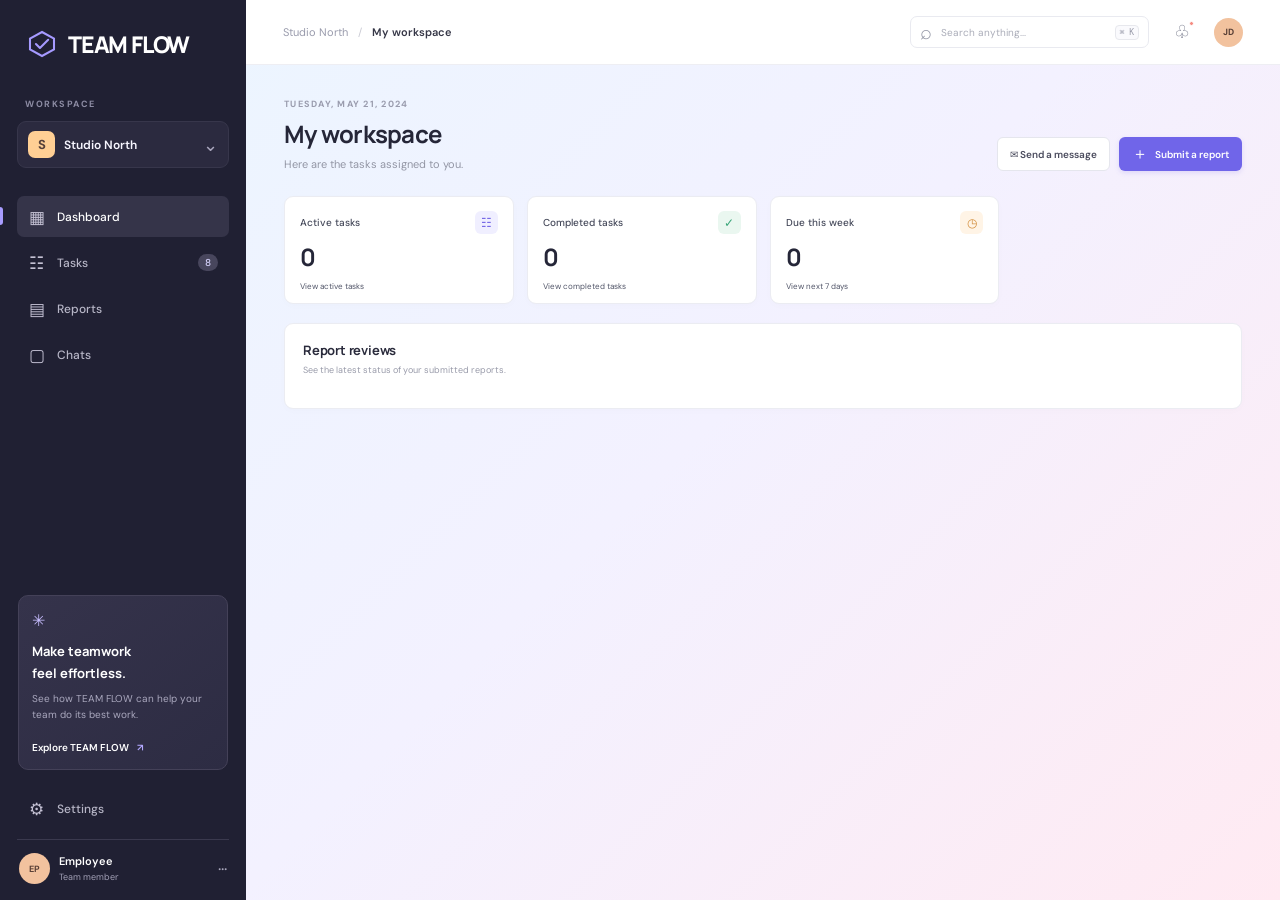
<file: index.html>
<!doctype html>
<html lang="en">
  <head>
    <meta charset="UTF-8" />
    <meta name="viewport" content="width=device-width, initial-scale=1.0" />
    <meta name="theme-color" content="#f7f8fc" />
    <title>TEAM FLOW — Team project workspace</title>
    <link rel="preconnect" href="https://fonts.googleapis.com" />
    <link rel="preconnect" href="https://fonts.gstatic.com" crossorigin />
    <link href="https://fonts.googleapis.com/css2?family=DM+Sans:wght@400;500;600;700&family=Manrope:wght@400;500;600;700;800&display=swap" rel="stylesheet" />
    <link rel="stylesheet" href="styles.css" />
    <link rel="stylesheet" href="messages.css" />
    <script type="module" src="app.js"></script>
  </head>
  <body class="employee-page">
    <div class="app-shell">
      <aside class="sidebar" id="sidebar">
        <a class="brand" href="#" aria-label="TEAM FLOW home">
          <span class="brand-mark" aria-hidden="true"><svg viewBox="0 0 28 28" fill="none"><path d="M14 3.5 24.5 9.3v9.4L14 24.5 3.5 18.7V9.3L14 3.5Z" stroke="currentColor" stroke-width="1.8"/><path d="m8.7 14 3.5 3.5 7.2-7.2" stroke="currentColor" stroke-width="1.8" stroke-linecap="round" stroke-linejoin="round"/></svg></span>
          <span>TEAM FLOW</span>
        </a>
        <div class="workspace-label">WORKSPACE</div>
        <button class="workspace-picker"><span class="workspace-icon">S</span><span class="workspace-name">Studio North</span><span class="chevron">⌄</span></button>
        <nav class="nav-menu" aria-label="Main navigation">
          <button class="nav-link active" data-view="dashboard"><span class="nav-icon">▦</span>Dashboard</button>
          <button class="nav-link" data-view="tasks"><span class="nav-icon">☷</span>Tasks<span class="nav-count" id="taskNavCount">8</span></button>
          <button class="nav-link" data-view="reports"><span class="nav-icon">▤</span>Reports</button>
          <button class="nav-link" data-view="messages"><span class="nav-icon">▢</span>Chats</button>
        </nav>
        <div class="sidebar-bottom">
          <div class="upgrade-card"><div class="upgrade-spark">✳</div><strong>Make teamwork<br />feel effortless.</strong><p>See how TEAM FLOW can help your team do its best work.</p><button id="exploreButton">Explore TEAM FLOW <span>↗</span></button></div>
          <button class="nav-link settings-link" id="settingsButton"><span class="nav-icon">⚙</span>Settings</button>
          <div class="account-control account-control-sidebar">
            <button class="profile-button" type="button" data-account-menu-toggle aria-expanded="false"><span class="avatar avatar-me">EP</span><span class="profile-copy"><strong>Employee</strong><small>Team member</small></span><span class="profile-more">···</span></button>
            <div class="account-dropdown" data-account-menu hidden>
              <strong data-account-name>Employee</strong><span class="account-role">Employee account</span>
              <div class="account-login"><span>Login ID</span><strong data-account-email></strong></div>
              <button type="button" class="account-logout" data-account-logout>Log out</button>
            </div>
          </div>
        </div>
      </aside>

      <main class="main-area">
        <header class="topbar">
          <button class="mobile-menu" id="mobileMenu" aria-label="Open menu">☰</button>
          <div class="breadcrumb"><span>Studio North</span><span class="breadcrumb-slash">/</span><strong id="breadcrumbCurrent">My workspace</strong></div>
          <div class="topbar-actions">
            <label class="search-box"><span aria-hidden="true">⌕</span><input id="searchInput" type="search" placeholder="Search anything..." aria-label="Search tasks and team" /><kbd>⌘ K</kbd></label>
            <button class="icon-button notification-button" id="notificationButton" aria-label="Notifications">♧<i></i></button>
            <div class="account-control account-control-top">
              <button class="avatar avatar-me top-avatar account-avatar-button" id="topAvatar" type="button" data-account-menu-toggle aria-label="Open account menu" aria-expanded="false">JD</button>
              <div class="account-dropdown" data-account-menu hidden>
                <strong data-account-name>Employee</strong><span class="account-role">Employee account</span>
                <div class="account-login"><span>Login ID</span><strong data-account-email></strong></div>
                <button type="button" class="account-logout" data-account-logout>Log out</button>
              </div>
            </div>
          </div>
        </header>

        <div class="page-content">
          <div id="employeeDashboardView">
          <section class="page-heading">
            <div><div class="eyebrow" id="todayDate">TUESDAY, MAY 21, 2024</div><h1 id="pageTitle">My workspace</h1><p class="heading-subtitle" id="pageSubtitle">Here are the tasks assigned to you.</p></div>
            <div class="heading-actions"><button class="button button-outline" id="messageButton">✉ Send a message</button><button class="button button-primary" id="reportButton"><span>＋</span> Submit a report</button></div>
          </section>

          <section class="stats-grid employee-stats-grid" aria-label="My task overview">
            <article class="stat-card interactive-stat-card" data-task-filter="active" role="button" tabindex="0" aria-label="Show active tasks"><div class="stat-top"><span>Active tasks</span><span class="stat-icon icon-violet">☷</span></div><div class="stat-value" id="activeTasks">0</div><div class="stat-foot"><span>View active tasks</span></div></article>
            <article class="stat-card interactive-stat-card" data-task-filter="completed" role="button" tabindex="0" aria-label="Show completed tasks"><div class="stat-top"><span>Completed tasks</span><span class="stat-icon icon-green">✓</span></div><div class="stat-value" id="completedTasks">0</div><div class="stat-foot"><span>View completed tasks</span></div></article>
            <article class="stat-card interactive-stat-card" data-task-filter="due-week" role="button" tabindex="0" aria-label="Show tasks due this week"><div class="stat-top"><span>Due this week</span><span class="stat-icon icon-amber">◷</span></div><div class="stat-value" id="dueTasks">0</div><div class="stat-foot"><span>View next 7 days</span></div></article>
          </section>
          <section class="panel employee-dashboard-reports"><div class="panel-heading"><div><h2>Report reviews</h2><p>See the latest status of your submitted reports.</p></div></div><div class="employee-report-list" id="employeeDashboardReportList"></div><div class="admin-message-empty hidden" id="employeeDashboardReportsEmpty">You haven't submitted a report yet.</div></section>
          </div>

          <div id="employeeTasksView" class="hidden">
          <section class="page-heading"><div><div class="eyebrow">YOUR WORK</div><h1>My tasks</h1><p class="heading-subtitle">Update the status of your assigned work and share progress.</p></div></section>
          <section class="primary-grid">
            <article class="panel tasks-panel">
              <div class="panel-heading"><div><div class="panel-title-line"><h2 id="taskPanelTitle">My assigned tasks</h2><span class="live-indicator"></span><span class="updated-text">Updated just now</span></div><p>Update the status of your assigned work and share progress.</p></div></div>
              <div class="task-filters"><button class="filter-button selected" data-filter="all">All tasks <span id="allTaskCount">0</span></button><button class="filter-button" data-filter="active">Active</button><button class="filter-button" data-filter="due-week">Due this week</button><button class="filter-button" data-filter="in progress">In progress</button><button class="filter-button" data-filter="to do">To do</button><button class="filter-button" data-filter="review">In review</button><button class="filter-button" data-filter="completed">Completed</button></div>
              <div class="task-table-wrap"><table class="task-table"><thead><tr><th>TASK</th><th>ASSIGNEE</th><th>PRIORITY</th><th>DUE DATE</th><th>STATUS</th><th></th></tr></thead><tbody id="taskRows"></tbody></table></div>
              <div class="empty-state hidden" id="emptyTasks">You don't have any assigned tasks yet. Your admin will assign work that matches your skills.</div>
              <div class="table-footer"><span id="taskCountLabel">Showing 6 of 24 tasks</span><div class="pagination"><button aria-label="Previous page" disabled>‹</button><button class="current-page">1</button><button>2</button><button>3</button><button aria-label="Next page">›</button></div></div>
            </article>

            <div class="right-column">
              <article class="panel workload-panel">
                <div class="panel-heading compact-heading"><div><h2>Team workload</h2><p>Average reported task completion</p></div>                <button class="more-button workload-more-button" id="workloadMoreButton" type="button" aria-expanded="false">See all members</button></div>
                <div class="workload-list" id="workloadList"></div>
              </article>
              <article class="panel activity-panel">
                <div class="panel-heading compact-heading"><div><h2>Recent activity</h2><p>Latest updates from your team</p></div><button class="more-button activity-more-button" id="activityMoreButton" type="button" aria-expanded="false">See all</button></div>
                <div class="activity-list" id="activityList"></div>
                <button class="text-button activity-link" data-view="reports">See all activity <span>→</span></button>
              </article>
            </div>
          </section>
          </div>
          <section class="messages-view hidden" id="employeeMessagesView">
            <section class="page-heading"><div><div class="eyebrow">TEAM COMMUNICATION</div><h1>Chats</h1><p class="heading-subtitle">Start a private conversation with a teammate or administrator.</p></div></section>
            <section class="panel admin-messages-panel">
              <div class="chat-layout">
                <aside class="chat-sidebar">
                  <div class="chat-start"><label class="field-label" for="employeeChatPartner">Start a chat</label><div class="chat-start-controls"><select id="employeeChatPartner" required></select><button class="button button-primary" id="employeeStartChat" type="button">Open</button></div></div>
                  <div class="chat-conversation-list" id="employeeConversationList"></div>
                </aside>
                <section class="chat-thread">
                  <div class="chat-thread-heading"><h2 id="employeeChatTitle">Select a conversation</h2><span id="employeeChatStatus"></span></div>
                  <div class="chat-thread-messages" id="employeeChatMessages"><div class="admin-message-empty">Choose a teammate to open a chat.</div></div>
                  <form class="chat-reply-form" id="employeeChatForm"><textarea id="employeeChatInput" rows="2" maxlength="2000" required disabled placeholder="Select a conversation to reply..."></textarea><button class="button button-primary" type="submit" disabled>Send</button></form>
                </section>
              </div>
            </section>
          </section>
          <section class="messages-view hidden" id="employeeReportsView">
            <section class="page-heading"><div><div class="eyebrow">REPORT HISTORY</div><h1>My reports</h1><p class="heading-subtitle">Follow each report through review.</p></div><button class="button button-primary" id="employeeNewReportButton">＋ Submit a report</button></section>
            <section class="panel employee-dashboard-reports"><div class="employee-report-list" id="employeeReportsList"></div><div class="admin-message-empty hidden" id="employeeReportsEmpty">You haven't submitted a report yet.</div></section>
          </section>
        </div>
      </main>
    </div>

    <div class="toast" id="toast" role="status" aria-live="polite"></div>
    <dialog class="modal" id="reportModal">
      <form class="modal-content" id="reportForm">
        <div class="modal-heading"><div><span class="modal-kicker">TEAM UPDATE</span><h2>Share a progress report</h2><p>Let your team know what you've been working on.</p></div><button type="button" class="modal-close" data-close aria-label="Close">×</button></div>
        <label class="field-label" for="reportTask">Related task <span class="optional-label">Optional</span></label><select id="reportTask"><option value="">General team update</option></select>
        <div class="report-completion-group hidden" id="reportCompletionGroup">
          <label class="field-label" for="reportCompletion">Task completion <output id="reportCompletionValue" for="reportCompletion">0%</output></label>
          <input id="reportCompletion" type="range" min="0" max="100" step="1" value="0" aria-describedby="reportCompletionHelp" />
          <small id="reportCompletionHelp">Your report will keep the task In progress below 100%, and mark it Completed at 100%.</small>
        </div>
        <label class="field-label" for="reportText">Your update</label><textarea id="reportText" rows="5" maxlength="5000" required placeholder="What did you accomplish? Any blockers or next steps?"></textarea>
        <label class="field-label" for="reportAttachment">Attach a file <span class="optional-label">Optional · Maximum 3 MB</span></label><input id="reportAttachment" type="file" accept=".pdf,.jpg,.jpeg,.png,.webp,.txt,.csv,.doc,.docx,.xls,.xlsx,application/pdf,image/jpeg,image/png,image/webp,text/plain,text/csv,application/msword,application/vnd.openxmlformats-officedocument.wordprocessingml.document,application/vnd.ms-excel,application/vnd.openxmlformats-officedocument.spreadsheetml.sheet" /><p class="report-upload-status" id="reportUploadStatus" role="status" aria-live="polite"></p>
        <div class="modal-actions"><button type="button" class="button button-outline" data-close>Cancel</button><button type="submit" class="button button-primary">Post report <span>→</span></button></div>
      </form>
    </dialog>
  </body>
</html>
</file>
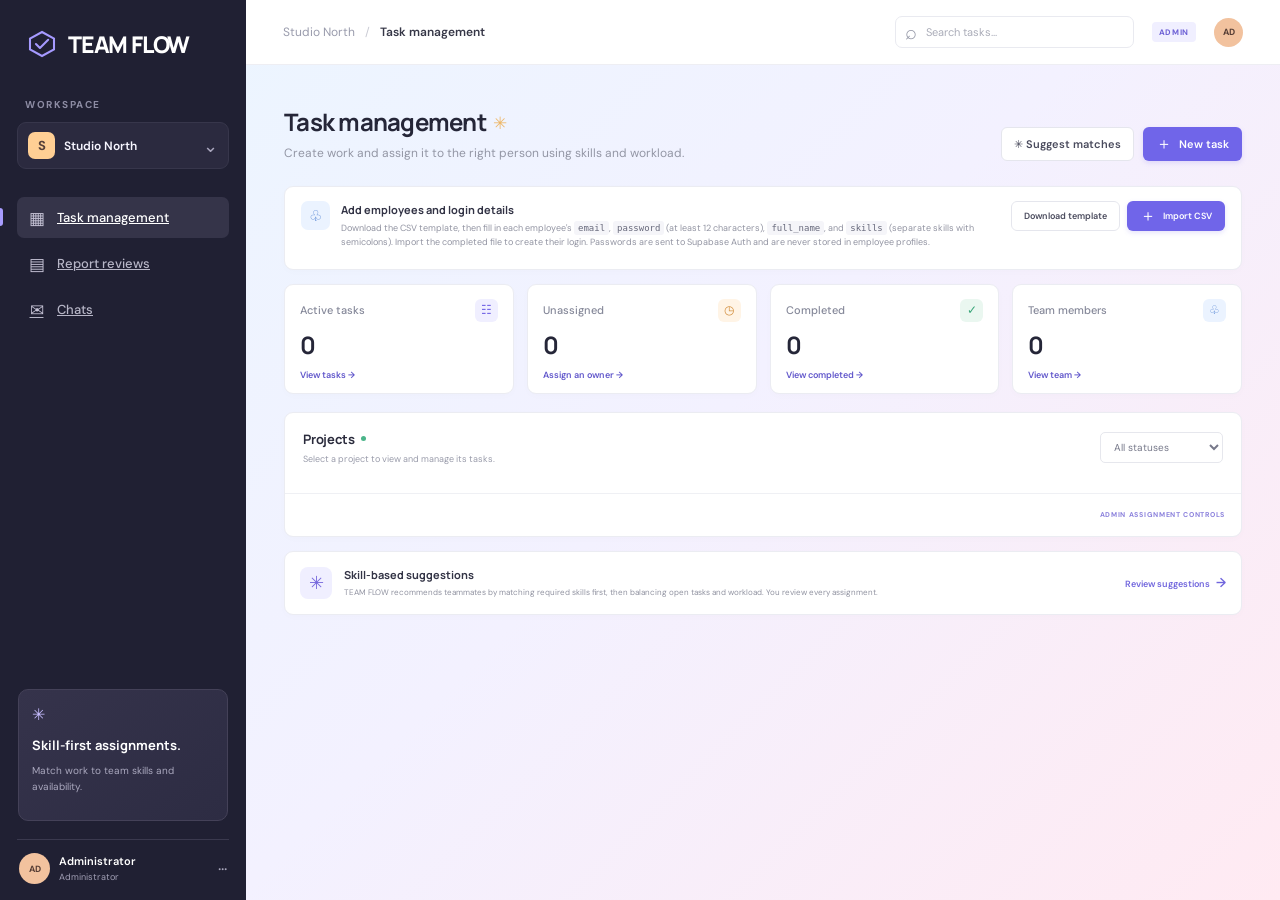
<file: admin.html>
<!doctype html>
<html lang="en">
  <head>
    <meta charset="UTF-8" />
    <meta name="viewport" content="width=device-width, initial-scale=1.0" />
    <meta name="theme-color" content="#f7f8fc" />
    <title>Admin workspace — TEAM FLOW</title>
    <link rel="preconnect" href="https://fonts.googleapis.com" />
    <link rel="preconnect" href="https://fonts.gstatic.com" crossorigin />
    <link href="https://fonts.googleapis.com/css2?family=DM+Sans:wght@400;500;600;700&family=Manrope:wght@400;500;600;700;800&display=swap" rel="stylesheet" />
    <link rel="stylesheet" href="styles.css" />
    <link rel="stylesheet" href="login.css" />
    <link rel="stylesheet" href="messages.css" />
    <link rel="stylesheet" href="accounts.css" />
    <script type="module" src="admin.js"></script>
  </head>
  <body class="admin-page">
    <aside class="sidebar admin-sidebar">
      <a class="brand" href="admin.html" aria-label="TEAM FLOW admin home"><span class="brand-mark" aria-hidden="true"><svg viewBox="0 0 28 28" fill="none"><path d="M14 3.5 24.5 9.3v9.4L14 24.5 3.5 18.7V9.3L14 3.5Z" stroke="currentColor" stroke-width="1.8"/><path d="m8.7 14 3.5 3.5 7.2-7.2" stroke="currentColor" stroke-width="1.8" stroke-linecap="round" stroke-linejoin="round"/></svg></span><span>TEAM FLOW</span></a>
      <div class="workspace-label">WORKSPACE</div>
      <div class="workspace-picker"><span class="workspace-icon">S</span><span class="workspace-name">Studio North</span><span class="chevron">⌄</span></div>
      <nav class="nav-menu" aria-label="Admin navigation"><a class="nav-link active" data-admin-view="tasks" href="#tasks"><span class="nav-icon">▦</span>Task management</a><a class="nav-link" data-admin-view="reports" href="#reports"><span class="nav-icon">▤</span>Report reviews<span class="nav-count hidden" id="pendingReportCount">0</span></a><a class="nav-link" data-admin-view="messages" href="#messages"><span class="nav-icon">✉</span>Chats</a></nav>
      <div class="sidebar-bottom"><div class="upgrade-card"><div class="upgrade-spark">✳</div><strong>Skill-first assignments.</strong><p>Match work to team skills and availability.</p></div><div class="account-control account-control-sidebar"><button class="profile-button" type="button" data-account-menu-toggle aria-expanded="false"><span class="avatar avatar-me" id="adminInitials">AD</span><span class="profile-copy"><strong id="adminName">Administrator</strong><small>Administrator</small></span><span class="profile-more">···</span></button><div class="account-dropdown" data-account-menu hidden><strong data-account-name>Administrator</strong><span class="account-role">Administrator account</span><div class="account-login"><span>Login ID</span><strong data-account-email></strong></div><button type="button" class="account-logout" data-account-logout>Log out</button></div></div></div>
    </aside>
    <main class="main-area">
      <header class="topbar"><div class="breadcrumb"><span>Studio North</span><span class="breadcrumb-slash">/</span><strong id="adminBreadcrumb">Task management</strong></div><div class="topbar-actions"><label class="search-box"><span aria-hidden="true">⌕</span><input id="adminSearch" type="search" placeholder="Search tasks..." aria-label="Search tasks and messages" /></label><span class="admin-badge">ADMIN</span><div class="account-control account-control-top"><button class="avatar avatar-me top-avatar account-avatar-button" id="adminTopAvatar" type="button" data-account-menu-toggle aria-label="Open account menu" aria-expanded="false">AD</button><div class="account-dropdown" data-account-menu hidden><strong data-account-name>Administrator</strong><span class="account-role">Administrator account</span><div class="account-login"><span>Login ID</span><strong data-account-email></strong></div><button type="button" class="account-logout" data-account-logout>Log out</button></div></div></div></header>
      <div class="page-content">
        <div id="taskManagementView">
        <section class="page-heading"><div><div class="eyebrow" id="adminDate"></div><h1>Task management <span class="wave">✳</span></h1><p class="heading-subtitle">Create work and assign it to the right person using skills and workload.</p></div><div class="heading-actions"><button class="button button-outline" id="smartAssignButton">✳ Suggest matches</button><button class="button button-primary" id="newTaskButton"><span>＋</span> New task</button></div></section>
        <section class="panel employee-import-panel">
          <div class="employee-import-icon">♧</div>
          <div class="employee-import-copy"><h2>Add employees and login details</h2><p>Download the CSV template, then fill in each employee's <code>email</code>, <code>password</code> (at least 12 characters), <code>full_name</code>, and <code>skills</code> (separate skills with semicolons). Import the completed file to create their login. Passwords are sent to Supabase Auth and are never stored in employee profiles.</p><div class="import-status" id="importStatus" role="status" aria-live="polite"></div></div>
          <div class="employee-import-actions"><button class="button button-outline" id="downloadCsvTemplate">Download template</button><label class="button button-primary import-file-button" for="employeeCsv"><span>＋</span> Import CSV</label><input id="employeeCsv" type="file" accept=".csv,text/csv" /></div>
        </section>
        <section class="panel import-results hidden" id="importResults" aria-live="polite"><h2>Import results</h2><div id="importResultsList"></div></section>
        <section class="stats-grid admin-stats" aria-label="Task overview">
          <article class="stat-card admin-stat-card" data-admin-card="active" role="button" tabindex="0" aria-label="View active tasks"><div class="stat-top"><span>Active tasks</span><span class="stat-icon icon-violet">☷</span></div><div class="stat-value" id="activeCount">0</div><div class="stat-foot"><span>View tasks →</span></div></article>
          <article class="stat-card admin-stat-card" data-admin-card="unassigned" role="button" tabindex="0" aria-label="View unassigned tasks"><div class="stat-top"><span>Unassigned</span><span class="stat-icon icon-amber">◷</span></div><div class="stat-value" id="unassignedCount">0</div><div class="stat-foot"><span>Assign an owner →</span></div></article>
          <article class="stat-card admin-stat-card" data-admin-card="completed" role="button" tabindex="0" aria-label="View completed tasks"><div class="stat-top"><span>Completed</span><span class="stat-icon icon-green">✓</span></div><div class="stat-value" id="completedCount">0</div><div class="stat-foot"><span>View completed →</span></div></article>
          <article class="stat-card admin-stat-card" data-admin-card="team" role="button" tabindex="0" aria-label="View team members"><div class="stat-top"><span>Team members</span><span class="stat-icon icon-blue">♧</span></div><div class="stat-value" id="teamCount">0</div><div class="stat-foot"><span>View team →</span></div></article>
        </section>
        <section class="panel admin-task-panel" id="adminTaskPanel">
          <div class="panel-heading"><div><div class="panel-title-line"><h2>Projects</h2><span class="live-indicator"></span></div><p>Select a project to view and manage its tasks.</p></div><select id="adminStatusFilter" class="admin-filter" aria-label="Filter tasks by status"><option value="all">All statuses</option><option value="active">Active tasks</option><option value="unassigned">Unassigned tasks</option><option value="To do">To do</option><option value="In progress">In progress</option><option value="In review">In review</option><option value="Completed">Completed</option></select></div>
          <div class="admin-project-list" id="adminTaskRows"></div>
          <div class="empty-state hidden" id="adminEmpty">No tasks match your search.</div>
          <div class="table-footer"><span id="adminTaskSummary"></span><span class="admin-access-label">ADMIN ASSIGNMENT CONTROLS</span></div>
        </section>
        <section class="panel admin-match-panel"><div class="admin-match-icon">✳</div><div><h2>Skill-based suggestions</h2><p>TEAM FLOW recommends teammates by matching required skills first, then balancing open tasks and workload. You review every assignment.</p></div><button class="text-button" id="smartAssignFooter">Review suggestions <span>→</span></button></section>
        </div>
        <section class="messages-view hidden" id="reportsView">
          <section class="page-heading"><div><div class="eyebrow">EMPLOYEE UPDATES</div><h1>Report reviews</h1><p class="heading-subtitle">Review submitted progress reports and any attached files.</p></div><label class="report-filter-label">Show <select id="adminReportFilter" class="admin-filter"><option value="pending">Pending review</option><option value="all">All reports</option><option value="approved">Approved</option><option value="rejected">Rejected</option></select></label></section>
          <section class="panel admin-report-panel"><div class="admin-report-list" id="adminReportList"></div><div class="admin-message-empty hidden" id="adminReportsEmpty">No reports match this filter.</div></section>
        </section>
        <section class="messages-view hidden" id="messagesView">
          <section class="page-heading"><div><div class="eyebrow">TEAM COMMUNICATION</div><h1>Chats</h1><p class="heading-subtitle">Private one-to-one conversations with workspace members.</p></div></section>
          <section class="panel admin-messages-panel">
            <div class="chat-layout">
              <aside class="chat-sidebar">
                <div class="chat-start"><label class="field-label" for="adminChatPartner">Start a chat</label><div class="chat-start-controls"><select id="adminChatPartner" required></select><button class="button button-primary" id="adminStartChat" type="button">Open</button></div></div>
                <div class="chat-conversation-list" id="adminConversationList"></div>
              </aside>
              <section class="chat-thread">
                <div class="chat-thread-heading"><h2 id="adminChatTitle">Select a conversation</h2><span id="adminChatStatus"></span></div>
                <div class="chat-thread-messages" id="adminChatMessages"><div class="admin-message-empty">Choose a workspace member to open a chat.</div></div>
                <form class="chat-reply-form" id="adminChatForm"><textarea id="adminChatInput" rows="2" maxlength="2000" required disabled placeholder="Select a conversation to reply..."></textarea><button class="button button-primary" type="submit" disabled>Send</button></form>
              </section>
            </div>
          </section>
        </section>
      </div>
    </main>
    <div class="toast" id="adminToast" role="status" aria-live="polite"></div>
    <dialog class="modal" id="adminTaskModal"><form class="modal-content" id="adminTaskForm"><div class="modal-heading"><div><span class="modal-kicker">ADMIN TASK MANAGEMENT</span><h2>Create and assign a task</h2><p>Choose the skill, then assign a suitable teammate.</p></div><button type="button" class="modal-close" data-close aria-label="Close">×</button></div>
      <label class="field-label" for="adminTaskTitle">Task name</label><input id="adminTaskTitle" required maxlength="80" placeholder="e.g. Design account settings" />
      <label class="field-label" for="adminTaskProject">Project</label><input id="adminTaskProject" required maxlength="60" list="adminProjectOptions" value="Studio North" /><datalist id="adminProjectOptions"></datalist>
      <label class="field-label" for="adminProjectDescription">Project description</label><textarea id="adminProjectDescription" maxlength="1000" rows="3" placeholder="Describe the project's goal and context."></textarea>
      <label class="field-label" for="adminTaskSkill">Key skill needed</label><select id="adminTaskSkill"><option>Product design</option><option>Frontend development</option><option>Backend development</option><option>Content writing</option><option>Data analysis</option><option>Research</option><option>Project management</option></select>
      <div class="form-row"><div><label class="field-label" for="adminTaskPriority">Priority</label><select id="adminTaskPriority"><option>Medium</option><option>High</option><option>Low</option></select></div><div><label class="field-label" for="adminTaskDue">Due date</label><input id="adminTaskDue" type="date" /></div></div>
      <label class="field-label" for="adminTaskAssignee">Assign to</label><select id="adminTaskAssignee"></select>
      <div class="modal-actions"><button type="button" class="button button-outline" data-close>Cancel</button><button type="submit" class="button button-primary">Create task <span>→</span></button></div>
    </form></dialog>
    <dialog class="modal" id="adminMatchModal"><div class="modal-content"><div class="modal-heading"><div><span class="modal-kicker">TEAM FLOW INTELLIGENCE</span><h2>Suggested task owners</h2><p>Recommendations balance skill fit and current workload.</p></div><button type="button" class="modal-close" data-close aria-label="Close">×</button></div><div class="suggestion-list" id="adminSuggestionList"></div><div class="modal-actions"><button type="button" class="button button-outline" data-close>Cancel</button><button type="button" class="button button-primary" id="applyAdminMatches">Assign selected <span>→</span></button></div></div></dialog>
    <dialog class="modal" id="teamMembersModal"><div class="modal-content"><div class="modal-heading"><div><span class="modal-kicker">WORKSPACE DIRECTORY</span><h2>Team members</h2><p>Workspace accounts available for task assignments and chats.</p></div><button type="button" class="modal-close" data-close aria-label="Close">×</button></div><div class="team-member-directory" id="teamMemberDirectory"></div><div class="modal-actions"><button type="button" class="button button-primary" data-close>Done</button></div></div></dialog>
  </body>
</html>
</file>
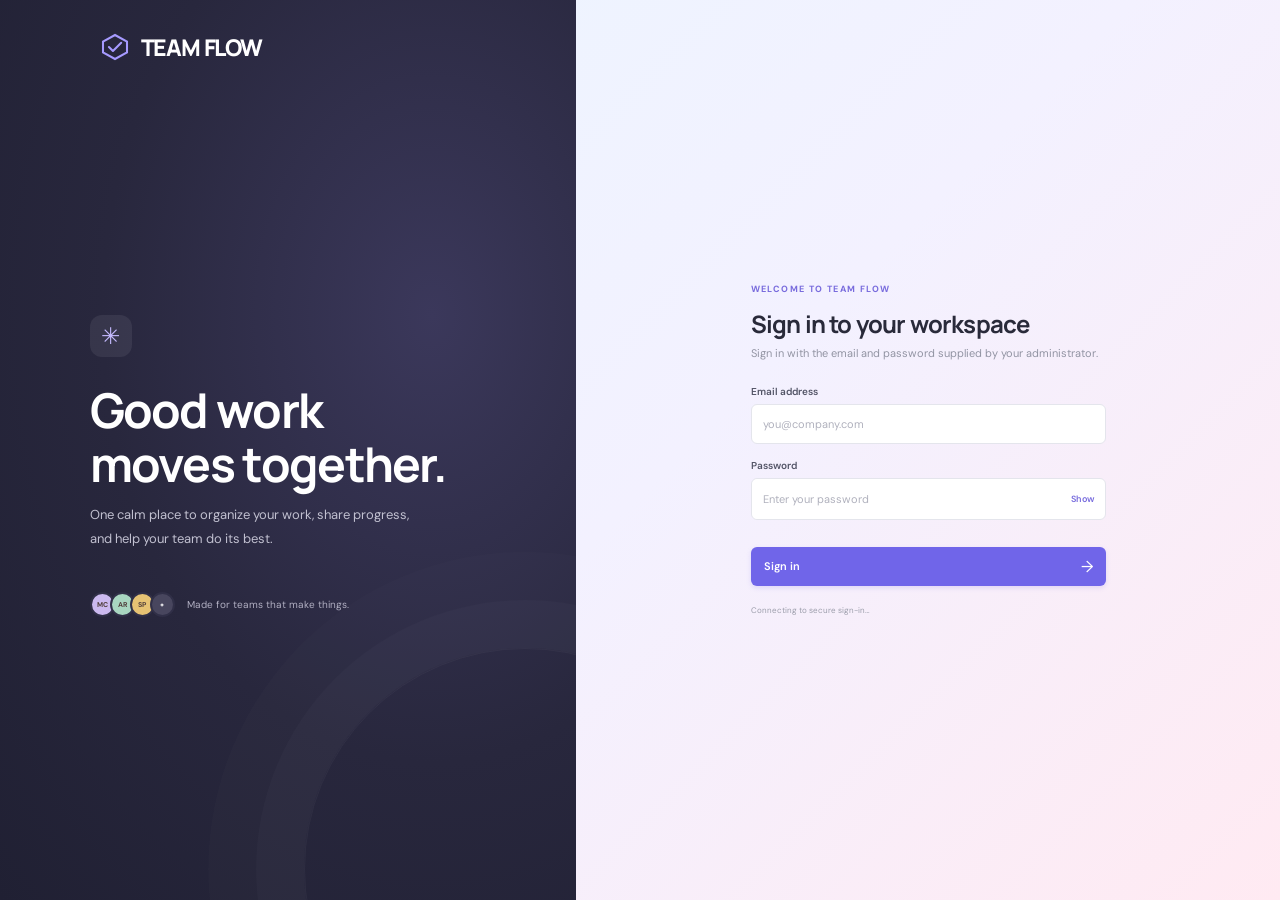
<file: login.html>
<!doctype html>
<html lang="en">
  <head>
    <meta charset="UTF-8" />
    <meta name="viewport" content="width=device-width, initial-scale=1.0" />
    <meta name="theme-color" content="#f7f8fc" />
    <title>Sign in — TEAM FLOW</title>
    <link rel="preconnect" href="https://fonts.googleapis.com" />
    <link rel="preconnect" href="https://fonts.gstatic.com" crossorigin />
    <link href="https://fonts.googleapis.com/css2?family=DM+Sans:wght@400;500;600;700&family=Manrope:wght@400;500;600;700;800&display=swap" rel="stylesheet" />
    <link rel="stylesheet" href="styles.css" />
    <link rel="stylesheet" href="login.css" />
    <script type="module" src="login.js"></script>
  </head>
  <body class="login-page">
    <main class="login-layout">
      <section class="login-brand-panel">
        <a class="brand login-brand" href="login.html" aria-label="TEAM FLOW home">
          <span class="brand-mark" aria-hidden="true"><svg viewBox="0 0 28 28" fill="none"><path d="M14 3.5 24.5 9.3v9.4L14 24.5 3.5 18.7V9.3L14 3.5Z" stroke="currentColor" stroke-width="1.8"/><path d="m8.7 14 3.5 3.5 7.2-7.2" stroke="currentColor" stroke-width="1.8" stroke-linecap="round" stroke-linejoin="round"/></svg></span><span>TEAM FLOW</span>
        </a>
        <div class="login-promo">
          <span class="login-promo-mark">✳</span>
          <h1>Good work<br />moves together.</h1>
          <p>One calm place to organize your work, share progress, and help your team do its best.</p>
          <div class="login-promo-foot"><span class="promo-avatars"><i>MC</i><i>AR</i><i>SP</i><i>+</i></span><span>Made for teams that make things.</span></div>
        </div>
      </section>
      <section class="login-form-panel">
        <div class="login-form-wrap">
          <span class="login-eyebrow">WELCOME TO TEAM FLOW</span>
          <h2>Sign in to your workspace</h2>
          <p class="login-intro">Sign in with the email and password supplied by your administrator.</p>
          <form id="loginForm" novalidate>
            <label class="field-label" for="loginEmail">Email address</label>
            <input id="loginEmail" name="email" type="email" autocomplete="username" placeholder="you@company.com" required />
            <label class="field-label" for="loginPassword">Password</label>
            <div class="password-field"><input id="loginPassword" name="password" type="password" autocomplete="current-password" placeholder="Enter your password" required /><button type="button" id="togglePassword" aria-label="Show password">Show</button></div>
            <p class="login-error" id="loginError" role="alert" aria-live="polite"></p>
            <button class="button button-primary login-submit" type="submit">Sign in <span>→</span></button>
          </form>
          <p class="login-security-note" id="connectionStatus">Connecting to secure sign-in…</p>
        </div>
      </section>
    </main>
  </body>
</html>
</file>
<file: styles.css>
:root{font-family:"DM Sans",sans-serif;color:#202233;background:#f7f8fc;font-synthesis:none;text-rendering:optimizeLegibility;-webkit-font-smoothing:antialiased;--ink:#202233;--muted:#85899a;--line:#ececf2;--purple:#6e62e9;--purple-light:#f0efff;--green:#36a77c;--sidebar:#202033}
:root{background:linear-gradient(135deg,#eaf6ff 0%,#f3f1ff 52%,#ffeaf2 100%) fixed}
*{box-sizing:border-box}body{margin:0;min-width:360px;min-height:100vh}button,input,select,textarea{font:inherit}button{cursor:pointer}.app-shell{min-height:100vh}.sidebar{width:246px;background:var(--sidebar);color:#fff;position:fixed;inset:0 auto 0 0;z-index:5;padding:28px 17px 14px;display:flex;flex-direction:column}.brand{font:800 23px Manrope,sans-serif;letter-spacing:-1.2px;color:white;text-decoration:none;display:flex;gap:10px;align-items:center;padding:0 9px}.brand-mark{height:32px;width:32px;color:#a69aff}.brand-mark svg{width:100%;height:100%}.brand-period{color:#a69aff}.workspace-label{font-size:9px;font-weight:700;letter-spacing:1.5px;color:#8d8ca4;margin:38px 8px 11px}.workspace-picker{display:flex;align-items:center;width:100%;background:#2b2a3f;color:#f7f6ff;border:1px solid #37364b;border-radius:9px;padding:9px 10px;text-align:left}.workspace-icon{width:27px;height:27px;border-radius:7px;background:#ffcf94;color:#554039;display:grid;place-items:center;font-weight:700;font-size:13px}.workspace-name{font-size:12px;font-weight:600;margin-left:9px;flex:1}.chevron{color:#aaa7be;font-size:18px}.nav-menu{display:grid;gap:5px;margin-top:28px}.nav-link{height:41px;border:0;background:transparent;color:#b7b6c7;border-radius:7px;text-align:left;display:flex;align-items:center;gap:12px;padding:0 11px;font-size:12px;font-weight:500;position:relative}.nav-link:hover,.nav-link.active{background:#353449;color:#fff}.nav-link.active:before{content:"";position:absolute;width:3px;height:18px;left:-17px;top:11px;border-radius:0 3px 3px 0;background:#a89cff}.nav-icon{font-size:17px;width:17px;text-align:center;color:#c4c1d4}.nav-count{margin-left:auto;background:#48465d;color:#d9d5ff;border-radius:12px;font-size:10px;padding:2px 7px}.nav-dot{width:6px;height:6px;background:#ff8b80;border-radius:50%;margin-left:auto}.sidebar-bottom{margin-top:auto}.upgrade-card{background:linear-gradient(142deg,#35334b,#2d2c43);border:1px solid #444158;border-radius:10px;padding:14px 13px 13px;margin:0 1px 18px;position:relative}.upgrade-spark{font-size:16px;color:#c7bdff;margin-bottom:9px}.upgrade-card strong{font:700 13px/1.5 Manrope,sans-serif}.upgrade-card p{font-size:10px;line-height:1.6;color:#aaa8be;margin:8px 0 12px}.upgrade-card button{color:white;background:none;border:0;padding:0;font-size:10px;font-weight:600}.upgrade-card button span{padding-left:6px;color:#b3a8ff}.settings-link{width:100%;margin-bottom:10px}.profile-button{display:flex;align-items:center;width:100%;padding:13px 2px 2px;border:0;border-top:1px solid #3a394e;background:transparent;color:#fff;text-align:left}.avatar{width:31px;height:31px;border-radius:50%;display:inline-grid;place-items:center;font-size:9px;font-weight:700;flex:0 0 auto}.avatar-me{color:#573e35;background:#f2c29e}.profile-copy{display:grid;gap:3px;margin-left:9px;flex:1}.profile-copy strong{font-size:11px;font-weight:600}.profile-copy small{font-size:9px;color:#a19fb5}.profile-more{font-size:17px;color:#aaa8bd}
.main-area{margin-left:246px;min-height:100vh}.topbar{height:65px;background:#fff;border-bottom:1px solid #eeeef3;display:flex;align-items:center;justify-content:space-between;padding:0 37px}.breadcrumb{display:flex;align-items:center;gap:10px;font-size:11px;color:#999bac}.breadcrumb strong{color:#363747;font-weight:600}.breadcrumb-slash{color:#c9cad3}.topbar-actions{display:flex;align-items:center;gap:18px}.search-box{width:239px;height:32px;display:flex;align-items:center;border:1px solid #e9eaf0;border-radius:7px;padding:0 9px;gap:7px;color:#9497a6}.search-box>span{font-size:20px;line-height:1}.search-box input{width:100%;border:0;outline:none;font-size:10px;color:#333;background:transparent}.search-box input::placeholder{color:#aaacb8}.search-box kbd{white-space:nowrap;border:1px solid #e7e8ed;border-radius:4px;padding:2px 4px;font-size:8px;color:#999baa;background:#fafafd}.icon-button{width:29px;height:29px;border:0;background:transparent;color:#747789;font-size:18px;position:relative}.notification-button i{position:absolute;width:5px;height:5px;right:2px;top:3px;background:#f58b81;border:1px solid white;border-radius:50%}.top-avatar{width:29px;height:29px}.mobile-menu{display:none}.page-content{max-width:1470px;padding:33px 38px 45px;margin:auto}.page-heading{display:flex;justify-content:space-between;align-items:flex-end;margin-bottom:25px}.eyebrow{font-size:9px;letter-spacing:1.25px;color:#999bad;font-weight:700;margin-bottom:7px}.page-heading h1{font:700 24px Manrope,sans-serif;letter-spacing:-.75px;margin:0;color:#252638}.wave{font-size:17px;color:#edb768;vertical-align:2px;margin-left:3px}.heading-subtitle{font-size:11px;color:#9396a5;margin:7px 0 0}.heading-actions{display:flex;gap:9px}.button{border-radius:6px;border:1px solid transparent;height:34px;padding:0 12px;display:inline-flex;align-items:center;justify-content:center;gap:7px;font-size:10px;font-weight:600;white-space:nowrap;transition:transform .15s,background .15s}.button:active{transform:scale(.98)}.button-outline{color:#4a4b5d;background:white;border-color:#e5e6ed}.button-outline:hover{background:#f9f9fd}.button-primary{color:white;background:#7065e9;box-shadow:0 2px 5px #756bea2e}.button-primary:hover{background:#6257db}.button-primary>span:first-child,.button-outline>span:first-child{font-size:16px;font-weight:400}.stats-grid{display:grid;grid-template-columns:repeat(4,minmax(0,1fr));gap:13px;margin-bottom:18px}.stat-card,.panel{background:white;border:1px solid #ebecf2;border-radius:9px;box-shadow:0 2px 8px #22223a04}.stat-card{padding:14px 15px 12px;min-height:108px}.stat-top{display:flex;align-items:center;justify-content:space-between;color:#858899;font-size:10px;font-weight:500}.stat-icon{height:23px;width:23px;border-radius:6px;display:grid;place-items:center;font-size:12px}.icon-violet{background:#f0efff;color:#786be7}.icon-green{background:#eaf7f0;color:#38a578}.icon-blue{background:#ebf3ff;color:#5988d4}.icon-amber{background:#fff4e6;color:#d18c39}.stat-value{font:700 24px Manrope,sans-serif;letter-spacing:-.6px;margin-top:6px;color:#252638}.stat-unit{font-size:15px;color:#77798b;margin-left:2px}.stat-foot{display:flex;align-items:center;gap:5px;font-size:8px;color:#a0a2af;margin-top:8px}.trend{font-weight:600}.trend-up{color:#3d9b76}.trend-warn{color:#d38b3b}.stat-foot-right{margin-left:auto}.capacity-progress{height:4px;border-radius:4px;background:#ededf4;margin-top:8px}.capacity-progress span{display:block;width:84%;height:100%;border-radius:4px;background:linear-gradient(90deg,#9486fa,#6e62e9)}.capacity-progress+.stat-foot{margin-top:6px}
.primary-grid{display:grid;grid-template-columns:minmax(0,1.85fr) minmax(250px,.92fr);gap:15px;align-items:start}.panel{overflow:hidden}.tasks-panel{min-width:0}.panel-heading{display:flex;justify-content:space-between;align-items:center;padding:17px 18px 14px}.panel-heading h2,.match-header h2{font:700 13px Manrope,sans-serif;letter-spacing:-.2px;color:#2a2b3c;margin:0}.panel-heading p{font-size:9px;color:#999baa;margin:5px 0 0}.panel-title-line{display:flex;align-items:center;gap:7px}.live-indicator{height:5px;width:5px;border-radius:50%;background:#4bb58a}.updated-text{font-size:8px;color:#aaaab7}.text-button{border:0;background:transparent;color:#7065dd;font-size:9px;font-weight:600;padding:5px 0;white-space:nowrap}.text-button span{padding-left:4px;font-size:13px}.task-filters{display:flex;align-items:center;gap:16px;padding:0 18px;border-bottom:1px solid #eff0f4;height:37px;overflow-x:auto}.filter-button{height:36px;padding:0 1px;border:0;border-bottom:2px solid transparent;background:transparent;color:#9699a8;font-size:9px;white-space:nowrap}.filter-button.selected{border-color:#7065e9;color:#5147c5;font-weight:600}.filter-button span{background:#f0efff;color:#6d60dc;border-radius:8px;padding:2px 5px;margin-left:3px;font-size:8px}.task-table-wrap{overflow-x:auto}.task-table{border-collapse:collapse;text-align:left;width:100%;min-width:650px}.task-table th{height:31px;background:#fbfbfd;font-size:7px;font-weight:700;letter-spacing:.7px;color:#a2a4b1;padding:0 8px;white-space:nowrap}.task-table th:first-child,.task-table td:first-child{padding-left:18px}.task-table th:last-child,.task-table td:last-child{padding-right:14px}.task-table td{height:49px;border-bottom:1px solid #f0f0f4;font-size:9px;color:#797c8c;padding:0 8px;white-space:nowrap}.task-table tr:last-child td{border-bottom:0}.task-name{display:flex;align-items:center;gap:9px;color:#373849;font-weight:600;font-size:9px}.task-checkbox{width:13px;height:13px;border:1px solid #dadbe4;border-radius:4px;display:grid;place-items:center;color:#fff;font-size:8px;flex:0 0 auto}.task-checkbox.done{background:#70b996;border-color:#70b996}.task-project{font-size:8px;color:#a3a5b2;margin:3px 0 0 22px}.assignee-cell{display:flex;align-items:center;gap:6px}.avatar-small{width:21px;height:21px;font-size:7px}.assignee-name{font-size:8px;color:#696c7c}.priority{font-size:8px;font-weight:600;display:inline-flex;align-items:center;gap:4px}.priority:before{content:"";height:5px;width:5px;border-radius:50%;background:currentColor}.priority-high{color:#dc7777}.priority-medium{color:#d5a347}.priority-low{color:#6c9f85}.due-cell{font-size:8px;color:#858898}.status-pill{border-radius:4px;padding:4px 6px;font-size:7px;font-weight:600}.status-in-progress{color:#7165d9;background:#f0efff}.status-to-do{color:#9295a3;background:#f2f3f6}.status-review{color:#bd8742;background:#fff5e9}.status-completed{color:#459576;background:#eaf7f0}.row-more{border:0;background:transparent;color:#aaaab7;font-size:16px;padding:3px}.table-footer{height:43px;border-top:1px solid #eff0f4;display:flex;align-items:center;justify-content:space-between;padding:0 16px;font-size:8px;color:#a0a2af}.pagination{display:flex;gap:3px}.pagination button{height:22px;min-width:22px;border:0;border-radius:4px;background:transparent;color:#9698a6;font-size:8px}.pagination button.current-page{background:#f0efff;color:#685cda;font-weight:700}.pagination button:disabled{color:#d1d2d9}.empty-state{padding:30px;text-align:center;color:#999baa;font-size:11px}.hidden{display:none!important}.right-column{display:grid;gap:13px}.match-panel{background:linear-gradient(145deg,#fbfaff,#fff 74%);border-color:#e8e5fc;padding:15px 15px 12px}.match-header{display:flex;align-items:center;gap:9px}.ai-icon{height:31px;width:31px;border-radius:8px;display:grid;place-items:center;color:#7466dc;background:#efedff;font-size:17px}.ai-label{display:block;color:#9486e5;font-size:7px;font-weight:700;letter-spacing:1px;margin-bottom:3px}.match-header h2{font-size:12px}.beta-pill{font-size:7px;font-weight:700;color:#776cdb;background:#eeecff;padding:3px 5px;border-radius:4px;margin-left:auto;align-self:flex-start}.match-description{font-size:9px;line-height:1.65;color:#8f91a1;margin:11px 0}.match-recommendation{display:flex;gap:8px;padding:9px;background:#fff;border:1px solid #efedf8;border-radius:6px}.recommendation-icon{width:20px;height:20px;border-radius:5px;display:grid;place-items:center;color:#8c74d8;background:#f6f1ff;font-size:11px}.match-recommendation div{display:grid;gap:3px}.match-recommendation strong{font-size:9px;color:#424354}.match-recommendation div span{font-size:8px;color:#9a9baa}.button-dark{background:#2f2e45;color:white}.button-dark:hover{background:#42405e}.match-button{width:100%;height:32px;font-size:9px;margin-top:10px}.match-button>span:first-child{font-size:13px;color:#beb6ff}.button-arrow{margin-left:auto;color:#c7c4d9;font-size:13px}.match-trust{text-align:center;color:#a2a2b0;font-size:7px;margin-top:9px}.match-trust span{color:#55a784}.workload-panel{padding:0 14px 10px}.compact-heading{padding:14px 0 12px}.compact-heading h2{font-size:11px}.compact-heading p{font-size:8px}.more-button{border:0;background:transparent;color:#999baa;font-size:16px;letter-spacing:1px}.workload-list{display:grid;gap:11px}.member-workload{display:grid;grid-template-columns:22px minmax(0,1fr) auto;align-items:center;gap:7px}.member-info{display:grid;grid-template-columns:1fr auto;align-items:center;gap:4px}.member-name{font-size:8px;font-weight:600;color:#555768}.member-load{font-size:7px;color:#989aaa}.load-track{height:4px;border-radius:4px;background:#f0f0f4;grid-column:1/-1}.load-track span{height:100%;display:block;border-radius:4px;background:#9184ed}.member-workload:nth-child(2n) .load-track span{background:#74b9a0}.member-workload:nth-child(3n) .load-track span{background:#e9b26b}.workload-number{font-size:8px;color:#858797}.team-link{margin-top:12px}.activity-panel{padding:0 14px 10px}.activity-list{display:grid}.activity-item{display:flex;gap:8px;position:relative;padding-bottom:11px}.activity-item:not(:last-child):before{content:"";position:absolute;left:10px;top:23px;bottom:0;border-left:1px solid #ededf2}.activity-avatar{position:relative;z-index:1}.activity-copy{font-size:8px;line-height:1.5;color:#7d7f8e}.activity-copy strong{color:#454657;font-weight:600}.activity-copy small{display:block;color:#aaaab6;font-size:7px;margin-top:2px}.activity-link{margin-top:1px}
.modal{border:0;border-radius:12px;padding:0;width:min(470px,calc(100% - 28px));box-shadow:0 22px 70px #1f1d3c35;color:var(--ink)}.modal::backdrop{background:#17172bb8;backdrop-filter:blur(2px)}.modal-content{padding:23px}.modal-heading{display:flex;align-items:flex-start;justify-content:space-between;margin-bottom:19px}.modal-kicker{font-size:8px;letter-spacing:1px;font-weight:700;color:#8d80e6}.modal-heading h2{font:700 18px Manrope,sans-serif;letter-spacing:-.4px;margin:5px 0;color:#28293a}.modal-heading p{font-size:10px;color:#9597a5;margin:0}.modal-close{width:27px;height:27px;border:0;border-radius:5px;background:#f5f5f8;color:#797b8a;font-size:19px;line-height:1}.field-label{display:block;margin:14px 0 6px;font-size:10px;font-weight:600;color:#525466}.optional-label{font-size:8px;color:#a1a3af;font-weight:400;margin-left:5px}.modal input,.modal select,.modal textarea{width:100%;border:1px solid #e4e5ec;border-radius:6px;padding:9px 10px;background:#fff;color:#47495a;font-size:10px;outline:none}.modal textarea{resize:vertical;line-height:1.6}.modal input:focus,.modal select:focus,.modal textarea:focus{border-color:#9288e9;box-shadow:0 0 0 3px #8a7fe91c}.form-row{display:grid;grid-template-columns:1fr 1fr;gap:12px}.modal-actions{display:flex;justify-content:flex-end;gap:8px;margin-top:20px}.toast{position:fixed;right:25px;bottom:24px;padding:11px 15px;background:#2c2b42;color:#fff;border-radius:7px;box-shadow:0 6px 20px #1e1c3b24;font-size:10px;z-index:20;opacity:0;transform:translateY(10px);transition:.2s;pointer-events:none}.toast.show{opacity:1;transform:translateY(0)}.suggestion-list{display:grid;gap:8px}.suggestion-card{border:1px solid #ececf2;border-radius:7px;padding:10px;display:grid;grid-template-columns:17px 1fr;gap:8px;align-items:start}.suggestion-card input{width:13px;height:13px;margin:2px 0;accent-color:#7468e4}.suggestion-card strong{display:block;font-size:10px;color:#3d3e50}.suggestion-card p{font-size:8px;color:#999baa;margin:4px 0}.suggestion-card span{font-size:8px;color:#6d62d6;font-weight:600}.mobile-overlay{display:none}
@media(min-width:1500px){.page-content{padding-top:40px}.stat-card{min-height:117px;padding:17px 18px}.panel-heading{padding-top:19px;padding-bottom:16px}.task-table td{height:54px}.right-column{gap:15px}}
@media(max-width:1120px){.sidebar{width:215px;padding-left:14px;padding-right:14px}.main-area{margin-left:215px}.topbar{padding:0 25px}.page-content{padding:28px 25px 38px}.primary-grid{grid-template-columns:minmax(0,1.55fr) minmax(230px,.9fr);gap:11px}.stats-grid{gap:9px}.stat-card{padding-left:11px;padding-right:11px}.task-filters{gap:11px}.stat-foot{font-size:7px}}
@media(max-width:850px){.sidebar{transform:translateX(-100%);transition:transform .2s;box-shadow:5px 0 20px #12122220}.sidebar.open{transform:translateX(0)}.main-area{margin-left:0}.mobile-menu{display:block;border:0;background:none;color:#55576a;font-size:17px;padding:4px 8px}.topbar{justify-content:flex-start;gap:9px;padding:0 19px}.topbar-actions{margin-left:auto;gap:11px}.breadcrumb{font-size:10px}.page-content{padding:26px 20px}.primary-grid{grid-template-columns:1fr}.right-column{grid-template-columns:repeat(2,minmax(0,1fr));align-items:start}.match-panel{grid-column:1/-1}.activity-panel{grid-column:1/-1}.stats-grid{grid-template-columns:repeat(2,minmax(0,1fr))}.stat-card{min-height:105px}.page-heading h1{font-size:22px}}
@media(max-width:560px){.topbar{height:57px;padding:0 13px}.search-box{width:32px;padding:0;justify-content:center;border:0}.search-box input,.search-box kbd{display:none}.search-box>span{font-size:21px}.topbar-actions{gap:7px}.breadcrumb{gap:6px}.page-content{padding:23px 13px}.page-heading{align-items:flex-start;gap:13px;flex-direction:column;margin-bottom:19px}.page-heading h1{font-size:21px}.heading-subtitle{font-size:10px}.heading-actions{width:100%}.heading-actions .button{flex:1}.stats-grid{gap:8px;margin-bottom:12px}.stat-card{padding:11px;min-height:101px}.stat-value{font-size:22px}.stat-foot-right{font-size:7px}.primary-grid{gap:11px}.panel-heading{padding:14px 12px 12px}.task-filters{padding:0 12px;gap:13px}.task-table th:first-child,.task-table td:first-child{padding-left:12px}.right-column{grid-template-columns:1fr}.match-panel,.activity-panel{grid-column:auto}.workload-panel,.activity-panel{padding-left:12px;padding-right:12px}.updated-text{display:none}.text-button{font-size:8px}.panel-title-line{gap:5px}.form-row{grid-template-columns:1fr}.toast{left:13px;right:13px;bottom:13px;text-align:center}}
@media(prefers-reduced-motion:reduce){*,*::before,*::after{scroll-behavior:auto!important;transition:none!important}}
.employeeTasksView .primary-grid,#employeeTasksView .primary-grid{grid-template-columns:minmax(0,2.55fr) minmax(270px,.72fr);gap:18px}.employeeTasksView .tasks-panel,#employeeTasksView .tasks-panel{box-shadow:0 5px 20px #22223a0b}.employeeTasksView .panel-heading h2,#employeeTasksView .panel-heading h2{font-size:16px;color:#202233}.employeeTasksView .panel-heading p,#employeeTasksView .panel-heading p{font-size:11px;color:#55596a}.employeeTasksView .updated-text,#employeeTasksView .updated-text{font-size:10px;color:#545869}.employeeTasksView .filter-button,#employeeTasksView .filter-button{font-size:10px;color:#45495a}.employeeTasksView .filter-button.selected,#employeeTasksView .filter-button.selected{color:#5147c5}.employeeTasksView .task-table th,#employeeTasksView .task-table th{font-size:9px;color:#515568;height:38px}.employeeTasksView .task-table td,#employeeTasksView .task-table td{font-size:11px;color:#343849;height:58px}.employeeTasksView .task-name,#employeeTasksView .task-name{font-size:12px;color:#24283a}.employeeTasksView .task-project,#employeeTasksView .task-project{font-size:10px;color:#55596a}.employeeTasksView .assignee-name,#employeeTasksView .assignee-name,.employeeTasksView .due-cell,#employeeTasksView .due-cell{font-size:10px;color:#3e4354}.employeeTasksView .priority,#employeeTasksView .priority{font-size:10px}.employeeTasksView .status-pill,#employeeTasksView .status-pill{font-size:9px}.employeeTasksView .table-footer,#employeeTasksView .table-footer{font-size:10px;color:#55596a}.interactive-stat-card{cursor:pointer;transition:transform .15s,border-color .15s,box-shadow .15s}.interactive-stat-card:hover,.interactive-stat-card:focus-visible{transform:translateY(-2px);border-color:#c5bfff;box-shadow:0 6px 18px #312b6e14;outline:none}.interactive-stat-card:active{transform:scale(.99)}.interactive-stat-card .stat-top{color:#45495a}.interactive-stat-card .stat-foot{color:#515568}.member-workload{width:100%;border:0;border-radius:7px;background:transparent;text-align:left;padding:5px;grid-template-columns:27px minmax(0,1fr) auto;cursor:pointer;transition:background .15s,box-shadow .15s}.member-workload:hover,.workload-member-wrap.expanded .member-workload,.member-workload:focus-visible{background:#f5f4ff;box-shadow:0 0 0 1px #e8e5ff;outline:none}.member-info{min-width:0}.member-name{font-size:10px;color:#303447}.member-load,.workload-number{font-size:9px;color:#42475a}.load-track{height:5px}.workload-task-details{list-style:none;margin:0 3px 4px 37px;padding:2px 0 6px;display:grid;gap:5px}.workload-task-details li{display:flex;justify-content:space-between;align-items:flex-start;gap:8px;color:#343849;font-size:9px;line-height:1.4}.workload-task-details li span{overflow-wrap:anywhere}.workload-task-details li small{flex:0 0 auto;color:#55596a;font-size:8px}.workload-more-button{font-size:9px;color:#5147c5;letter-spacing:0}.activity-copy{font-size:9px;color:#45495a}.activity-copy strong{color:#24283a}.activity-copy small{font-size:8px;color:#55596a}.activity-link{font-size:10px}
@media(max-width:850px){#employeeTasksView .primary-grid{grid-template-columns:minmax(0,1.7fr) minmax(230px,1fr)}}@media(max-width:650px){#employeeTasksView .primary-grid{grid-template-columns:minmax(0,1fr)}#employeeTasksView .right-column{grid-template-columns:1fr 1fr}}@media(max-width:500px){#employeeTasksView .right-column{grid-template-columns:1fr}}
.admin-project-list{display:grid;gap:11px;padding:0 16px 14px}
.admin-stat-card{cursor:pointer;transition:transform .16s ease,border-color .16s ease,box-shadow .16s ease}
.admin-stat-card:hover,.admin-stat-card:focus-visible{transform:translateY(-3px);border-color:#c7c1ff;box-shadow:0 8px 20px #312b6e18;outline:none}
.admin-stat-card:active{transform:translateY(-1px) scale(.99)}
.admin-stat-card .stat-foot{color:#6157cb;font-weight:600}
.admin-stat-card:hover .stat-foot,.admin-stat-card:focus-visible .stat-foot{color:#4035b0}
.team-member-directory{display:grid;gap:8px;max-height:min(55vh,430px);overflow:auto}
.team-directory-member{display:flex;align-items:center;gap:11px;padding:10px;border:1px solid #ececf2;border-radius:8px;background:#fbfbfe}
.team-directory-copy{display:grid;gap:3px;min-width:0}
.team-directory-copy strong{font-size:12px;color:#303447}
.team-directory-copy small{font-size:10px;color:#6b7082;overflow-wrap:anywhere}
.account-control{position:relative}
.account-control-top{display:flex;align-items:center}
.account-avatar-button{padding:0;border:0;cursor:pointer}
.account-avatar-button:hover,.account-avatar-button:focus-visible{outline:2px solid #a69aff;outline-offset:2px}
.account-dropdown{position:absolute;z-index:20;width:min(270px,calc(100vw - 28px));padding:15px;background:#fff;color:#252638;border:1px solid #e7e7ef;border-radius:10px;box-shadow:0 12px 30px #20203324;display:grid;gap:6px}
.account-dropdown[hidden]{display:none}
.account-control-top .account-dropdown{top:calc(100% + 10px);right:0}
.account-control-sidebar .account-dropdown{bottom:calc(100% + 9px);left:0}
.account-dropdown>strong{font:700 14px Manrope,sans-serif;overflow-wrap:anywhere}
.account-role{font-size:10px;color:#717588}
.account-login{display:grid;gap:3px;padding:10px 0;margin-top:4px;border-top:1px solid #ececf2}
.account-login>span{font-size:9px;color:#85899a}
.account-login>strong{font-size:11px;color:#303447;overflow-wrap:anywhere}
.account-logout{width:100%;padding:9px 10px;text-align:left;border:0;border-radius:6px;background:#f5f4ff;color:#5549c7;font-size:11px;font-weight:700}
.account-logout:hover,.account-logout:focus-visible{background:#ebe9ff;outline:2px solid #c6c0ff}
.admin-project-card{overflow:hidden;border:1px solid #e1ebf6;border-radius:10px;background:linear-gradient(112deg,#fff 0%,#f8fcff 48%,#eaf5ff 100%);box-shadow:0 2px 8px #263d5a0a;transition:box-shadow .18s ease,transform .18s ease,border-color .18s ease}
.admin-project-card:hover{border-color:#c7dff4;box-shadow:0 5px 16px #263d5a16;transform:translateY(-1px)}
.admin-project-card.expanded{border-color:#c7dff4}
.admin-project-heading{display:flex;align-items:center;gap:8px;padding-right:12px}
.admin-project-heading .admin-project-toggle{width:auto;flex:1;min-width:0}
.admin-project-description{margin:0;padding:0 16px 12px 57px;color:#758197;font-size:10px;line-height:1.5;overflow-wrap:anywhere}
.task-project-description{margin-top:3px;color:#758197;font-size:9px;line-height:1.4;overflow-wrap:anywhere}
.admin-delete-button{flex:0 0 auto;border:1px solid #f0d5d6;border-radius:6px;background:#fff;color:#ad4a50;padding:6px 9px;font-size:9px;font-weight:600;transition:background .15s ease,border-color .15s ease}
.admin-delete-button:hover,.admin-delete-button:focus-visible{border-color:#df9c9f;background:#fff3f3;outline:2px solid #f1c6c8;outline-offset:1px}
.admin-delete-button:disabled{opacity:.55;cursor:wait}
.admin-delete-project{white-space:nowrap}
.admin-task-actions{display:flex;align-items:center;gap:6px}
.admin-task-actions .assignee-select{min-width:100px;flex:1}
.admin-task-actions .admin-delete-button{padding:5px 7px}
.admin-project-toggle{display:flex;align-items:center;gap:11px;width:100%;min-height:61px;padding:11px 15px;border:0;background:transparent;color:#373849;text-align:left}
.admin-project-toggle:focus-visible{outline:2px solid #8bbce8;outline-offset:-3px}
.admin-project-icon{width:31px;height:31px;flex:0 0 auto;display:grid;place-items:center;border:1px solid #dbeaf8;border-radius:8px;background:#fff;color:#6694bf;font-size:16px}
.admin-project-title{font:600 14px Manrope,sans-serif}
.admin-project-count{margin-left:auto;color:#7f8fa0;font-size:11px;white-space:nowrap}
.admin-project-chevron{width:17px;color:#6289ad;text-align:center;font:600 17px "DM Sans",sans-serif}
.admin-project-details{border-top:1px solid #dfeaf4;background:#fff}
.admin-project-details .task-table{min-width:760px}
.admin-project-details .task-table th{font-size:8px}
.admin-project-details .task-table td,.admin-project-details .task-name{font-size:10px}
.admin-project-details .task-project,.admin-project-details .assignee-name,.admin-project-details .priority,.admin-project-details .due-cell{font-size:9px}
.admin-project-details .status-pill{font-size:8px}
.admin-project-title{min-width:0;overflow:hidden;text-overflow:ellipsis;white-space:nowrap}
.admin-page .assignee-select,.admin-page .admin-filter{font-size:10px}
.admin-page .employee-import-copy p,.admin-page .employee-import-copy code,.admin-page .import-status{font-size:9px}
.admin-page .employee-import-actions .button{font-size:9px}
.report-completion-group{display:grid;gap:7px}
.report-completion-group .field-label{display:flex;justify-content:space-between;align-items:center;margin:0}
.report-completion-group output{color:#6258cf;font-weight:700}
.report-completion-group input[type=range]{width:100%;accent-color:#7065e9}
.report-completion-group small{font-size:9px;line-height:1.5;color:#777b8e}
.report-completion-summary{display:flex;align-items:center;gap:7px;width:max-content;margin-top:8px;padding:5px 8px;border-radius:6px;background:#f1efff;color:#6258cf;font-size:9px}
.report-completion-summary strong{font-size:10px}
.task-completion{display:block;margin-top:4px;font-size:8px;color:#6258cf;font-weight:600}
.admin-page .nav-link{font-size:13px}
.admin-page .workspace-label,.admin-page .eyebrow{font-size:10px}
.admin-page .workspace-name,.admin-page .breadcrumb{font-size:12px}
.admin-page .search-box input,.admin-page .button{font-size:11px}
.admin-page .heading-subtitle{font-size:12px}
.admin-page .stat-top{font-size:11px}
.admin-page .stat-foot{font-size:9px}
.admin-page .task-table th{font-size:8px}
.admin-page .task-table td,.admin-page .task-name{font-size:10px}
.admin-page .task-project,.admin-page .assignee-name,.admin-page .priority,.admin-page .due-cell{font-size:9px}
.admin-page .status-pill{font-size:8px}
.admin-page .table-footer{font-size:9px}
.admin-page .admin-task-table .task-name{font-size:10px}
.admin-page .assignee-select,.admin-page .admin-filter{font-size:10px}
.admin-page .employee-import-copy p,.admin-page .employee-import-copy code,.admin-page .import-status{font-size:9px}
.admin-page .employee-import-actions .button{font-size:9px}
</file>
<file: messages.css>
.admin-messages-panel{margin-top:2px;min-height:300px}.message-tabs{height:49px;padding:0 18px;border-bottom:1px solid #eff0f4;display:flex;align-items:stretch;gap:22px}.message-tab{border:0;border-bottom:2px solid transparent;background:transparent;color:#9294a3;font-size:9px;display:flex;align-items:center;gap:6px;white-space:nowrap}.message-tab.active{border-bottom-color:#7065e9;color:#5147c5;font-weight:600}.message-tab>span{font-size:8px;border-radius:8px;background:#f0efff;color:#6d60dc;padding:2px 5px}.message-tab.write-message-tab{margin-left:auto;color:#7065dd;font-weight:600}.message-tab.write-message-tab>span{padding:0;background:none;font-size:14px}.admin-message-list{padding:0 18px}.admin-message-card{display:flex;gap:10px;padding:15px 2px;border-bottom:1px solid #f0f0f4}.admin-message-card:last-child{border-bottom:0}.admin-message-card>.avatar{width:30px;height:30px;font-size:8px}.admin-message-copy{flex:1;min-width:0}.admin-message-meta{display:flex;align-items:center;gap:9px;min-height:19px}.admin-message-meta>strong{font-size:9px;color:#3c3d4e}.admin-message-meta time{margin-left:auto;color:#a0a2af;font-size:8px;white-space:nowrap}.message-direction{border-radius:4px;background:#eaf7f0;color:#459576;padding:3px 6px;font-size:7px;font-weight:600;white-space:nowrap}.message-direction.sent{background:#f0efff;color:#7065dd}.admin-message-copy p{font-size:9px;line-height:1.7;color:#757787;white-space:pre-wrap;overflow-wrap:anywhere;margin:5px 0 0}.admin-message-empty{padding:44px 20px;text-align:center;color:#999baa;font-size:10px}.admin-compose-form{max-width:640px;padding:21px 20px 24px}.compose-heading{display:flex;align-items:center;gap:10px;margin-bottom:18px}.admin-compose-icon{height:31px;width:31px;border-radius:8px;display:grid;place-items:center;background:#f0efff;color:#7065dd;font-size:15px}.compose-heading h2{font:700 12px Manrope,sans-serif;margin:0;color:#333446}.compose-heading p{font-size:8px;color:#999baa;margin:4px 0 0}.admin-compose-form select,.admin-compose-form textarea{width:100%;border:1px solid #e4e5ec;border-radius:6px;padding:9px 10px;background:#fff;color:#47495a;font-size:10px;outline:none}.admin-compose-form textarea{resize:vertical;line-height:1.6}.admin-compose-form select:focus,.admin-compose-form textarea:focus{border-color:#9288e9;box-shadow:0 0 0 3px #8a7fe91c}.compose-footer{display:flex;align-items:center;justify-content:space-between;gap:12px;margin-top:14px}.compose-footer>span{font-size:8px;color:#a0a2af}.admin-messages-panel>.hidden{display:none!important}
.chat-layout{display:grid;grid-template-columns:minmax(220px,30%) minmax(0,1fr);min-height:490px}.chat-sidebar{border-right:1px solid #eff0f4;min-width:0}.chat-start{padding:17px;border-bottom:1px solid #eff0f4}.chat-start .field-label{margin-top:0}.chat-start-controls{display:flex;gap:7px}.chat-start-controls select{min-width:0;flex:1;border:1px solid #e4e5ec;border-radius:6px;background:#fff;color:#47495a;padding:8px;font-size:9px}.chat-start-controls .button{padding:0 10px;font-size:9px}.chat-conversation-list{max-height:510px;overflow:auto}.chat-conversation{width:100%;display:flex;align-items:center;gap:9px;border:0;border-bottom:1px solid #f1f1f5;background:#fff;text-align:left;padding:12px;cursor:pointer}.chat-conversation:hover,.chat-conversation.active{background:#f5f4ff}.chat-person-avatar{width:31px;height:31px;flex:0 0 31px;border-radius:50%;display:grid;place-items:center;background:#eceaff;color:#655bc9;font-size:9px;font-weight:700}.chat-conversation-copy{display:grid;gap:4px;min-width:0;flex:1}.chat-conversation-copy strong{font-size:9px;color:#3e4051}.chat-conversation-copy small{overflow:hidden;text-overflow:ellipsis;white-space:nowrap;font-size:8px;color:#9395a3}.chat-conversation>time{font-size:7px;color:#a0a2af;white-space:nowrap}.chat-thread{display:flex;flex-direction:column;min-width:0;min-height:490px}.chat-thread-heading{display:flex;align-items:center;justify-content:space-between;gap:10px;padding:14px 17px;border-bottom:1px solid #eff0f4}.chat-thread-heading h2{font:700 11px Manrope,sans-serif;color:#363748;margin:0}.chat-thread-heading>span{font-size:8px;color:#9294a3}.chat-thread-messages{flex:1;min-height:280px;max-height:430px;overflow:auto;padding:15px;background:#fbfbfd}.chat-bubble-row{display:flex;margin:0 0 11px}.chat-bubble-row.own{justify-content:flex-end}.chat-bubble{max-width:min(78%,520px);border:1px solid #ececf2;border-radius:10px 10px 10px 3px;background:#fff;padding:9px 11px;box-shadow:0 2px 7px #25255008}.chat-bubble-row.own .chat-bubble{border-color:#dedbff;background:#f1efff;border-radius:10px 10px 3px 10px}.chat-bubble strong{font-size:8px;color:#6056c3}.chat-bubble p{font-size:9px;line-height:1.55;color:#555768;margin:4px 0;white-space:pre-wrap;overflow-wrap:anywhere}.chat-bubble time{font-size:7px;color:#a1a2ae}.chat-reply-form{display:flex;align-items:flex-end;gap:9px;border-top:1px solid #eff0f4;padding:12px}.chat-reply-form textarea{flex:1;min-width:0;resize:vertical;max-height:130px;border:1px solid #e4e5ec;border-radius:7px;padding:9px;font:9px Manrope,sans-serif;line-height:1.5;outline:none}.chat-reply-form textarea:focus{border-color:#9288e9;box-shadow:0 0 0 3px #8a7fe91c}.chat-reply-form button{height:34px;padding:0 15px}.chat-reply-form button:disabled{opacity:.55;cursor:not-allowed}
.employee-dashboard-reports{margin-top:19px}.employee-report-list,.admin-report-list{display:grid;gap:10px;padding:0 18px 18px}.employee-report-card,.admin-report-card{border:1px solid #eeeff4;border-radius:9px;padding:13px 14px;background:#fff}.employee-report-card-heading,.admin-report-card-heading{display:flex;align-items:flex-start;justify-content:space-between;gap:12px}.employee-report-card-heading>strong,.admin-report-card-heading strong{font-size:9px;color:#414253}.admin-report-card-heading>div{display:grid;gap:4px}.admin-report-card-heading>div>span,.employee-report-card>span{font-size:8px;color:#9294a3}.employee-report-card>p,.admin-report-body{font-size:9px;line-height:1.65;color:#676979;white-space:pre-wrap;overflow-wrap:anywhere;margin:9px 0}.employee-report-card>span{display:block;margin-top:6px}.employee-report-review-note,.admin-review-note{font-size:8px;line-height:1.5;color:#77798a;margin:9px 0 0}.report-status{flex:0 0 auto;border-radius:20px;padding:4px 8px;font-size:7px;font-weight:700;text-transform:capitalize}.report-status-pending{background:#fff4db;color:#9b6a09}.report-status-approved{background:#e6f6ed;color:#31855b}.report-status-rejected{background:#fff0ef;color:#bc554f}.admin-report-attachment{margin:8px 0}.report-attachment-link,.report-no-attachment,.report-attachment-error{font-size:8px;color:#7065dd}.report-no-attachment{color:#a0a2af}.report-attachment-error{color:#bc554f}.admin-review-form{display:grid;gap:8px;border-top:1px solid #f0f0f4;margin-top:11px;padding-top:10px}.admin-review-form textarea{width:100%;resize:vertical;border:1px solid #e4e5ec;border-radius:6px;padding:8px;font:9px Manrope,sans-serif}.admin-review-form>div{display:flex;gap:7px}.admin-review-form .button{font-size:8px;padding:7px 11px}.report-filter-label{display:flex;align-items:center;gap:8px;font-size:9px;color:#828493}.report-upload-status{min-height:15px;color:#a64a45;font-size:8px;margin:6px 0}.employee-report-file{overflow-wrap:anywhere}
@media(max-width:760px){.chat-layout{grid-template-columns:1fr}.chat-sidebar{border-right:0;border-bottom:1px solid #eff0f4}.chat-conversation-list{display:flex;max-height:none;overflow-x:auto}.chat-conversation{min-width:190px;width:auto;border-right:1px solid #f1f1f5}.chat-thread{min-height:390px}.chat-thread-messages{min-height:230px}.admin-report-list,.employee-report-list{padding:0 12px 12px}.report-filter-label{font-size:8px}.chat-start{padding:12px}}
@media(max-width:760px){.admin-sidebar .nav-menu{display:flex;gap:3px;margin:0 auto 0 0}.admin-sidebar .nav-link{height:32px;padding:0 8px;gap:5px;font-size:8px;white-space:nowrap}.admin-sidebar .nav-icon{font-size:13px;width:13px}.admin-sidebar .nav-link.active:before{display:none}.admin-sidebar .nav-count{font-size:7px;padding:2px 5px}.admin-sidebar .sidebar-bottom{margin-left:auto}.admin-sidebar .profile-copy{display:none}.admin-sidebar .profile-button{border:0}.admin-page .page-heading{margin-bottom:18px}.message-tabs{gap:13px;padding:0 12px}.admin-message-list{padding:0 12px}.admin-compose-form{padding:18px 13px}.compose-footer{align-items:flex-end}.compose-footer>span{max-width:155px;line-height:1.5}}
@media(max-width:430px){.admin-sidebar{gap:8px;padding:10px}.admin-sidebar .nav-link{padding:0 5px;font-size:7px}.admin-sidebar .nav-icon{display:none}.message-tabs{gap:9px}.message-tab{font-size:8px}.admin-page .admin-messages-panel>.message-tabs{padding:0 9px}}
</file>
<file: login.css>
.login-page{background:linear-gradient(135deg,#eaf6ff 0%,#f3f1ff 52%,#ffeaf2 100%)}.login-layout{min-height:100vh;display:grid;grid-template-columns:minmax(320px,.9fr) minmax(440px,1.1fr)}.login-brand-panel{background:radial-gradient(ellipse at 75% 35%,#3b385b 0,#28273d 54%,#202033 100%);color:white;min-height:100vh;padding:31px clamp(28px,7vw,100px);display:flex;flex-direction:column;position:relative;overflow:hidden}.login-brand-panel:after{content:"";position:absolute;width:440px;height:440px;border:1px solid #ffffff0a;border-radius:50%;right:-170px;bottom:-190px;box-shadow:0 0 0 48px #ffffff05,0 0 0 96px #ffffff03}.login-brand{align-self:flex-start}.login-promo{margin:auto 0;max-width:400px;position:relative;z-index:1}.login-promo-mark{height:42px;width:42px;border-radius:12px;background:#ffffff12;color:#c5baff;display:grid;place-items:center;font-size:23px}.login-promo h1{font:700 clamp(34px,4vw,48px)/1.12 Manrope,sans-serif;letter-spacing:-1.7px;margin:26px 0 13px}.login-promo>p{font-size:13px;line-height:1.8;color:#c1c0d0;max-width:335px}.login-promo-foot{display:flex;align-items:center;gap:12px;margin-top:42px;color:#b1afc2;font-size:10px}.promo-avatars{display:flex}.promo-avatars i{height:25px;width:25px;border:2px solid #302f47;border-radius:50%;background:#f3c8a5;color:#503e3b;display:grid;place-items:center;font-size:7px;font-style:normal;font-weight:700;margin-left:-5px}.promo-avatars i:first-child{margin-left:0;background:#cbb9ef}.promo-avatars i:nth-child(2){background:#a8d6c0}.promo-avatars i:nth-child(3){background:#e6c273}.promo-avatars i:last-child{background:#48465e;color:white}.login-form-panel{display:grid;place-items:center;padding:45px 30px}.login-form-wrap{width:min(355px,100%)}.login-eyebrow{font-size:9px;letter-spacing:1.4px;font-weight:700;color:#786bdd}.login-form-wrap h2{font:700 24px Manrope,sans-serif;letter-spacing:-.8px;margin:10px 0 6px;color:#292a3a}.login-intro{font-size:11px;color:#9294a3;margin:0 0 25px}.login-form-wrap .field-label{margin-top:15px}.login-form-wrap input{width:100%;height:40px;border:1px solid #e4e5ec;border-radius:6px;padding:0 11px;font-size:11px;outline:none}.login-form-wrap input:focus{border-color:#9288e9;box-shadow:0 0 0 3px #8a7fe91c}.login-form-wrap input::placeholder{color:#b0b1bd}.password-field{display:flex;align-items:center;border:1px solid #e4e5ec;border-radius:6px;background:white}.password-field:focus-within{border-color:#9288e9;box-shadow:0 0 0 3px #8a7fe91c}.password-field input{border:0;box-shadow:none!important}.password-field button{border:0;background:none;color:#776bdd;font-size:9px;font-weight:600;padding:8px 11px}.login-error{min-height:15px;margin:7px 0 0;color:#c85454;font-size:9px}.login-submit{width:100%;height:39px;margin-top:5px;font-size:11px}.login-submit span{margin-left:auto}.demo-accounts{border-top:1px solid #ececf2;margin-top:21px;padding-top:15px}.demo-accounts>strong{display:block;color:#565869;font-size:9px;margin-bottom:8px}.demo-accounts button{display:flex;width:100%;align-items:center;justify-content:space-between;padding:8px 9px;margin:5px 0;background:#fff;border:1px solid #ececf2;border-radius:6px;color:#555768;font-size:9px}.demo-accounts button:hover{border-color:#c9c3f4;background:#fbfaff}.demo-accounts button span{color:#7770c8}.demo-accounts small{display:block;margin-top:8px;color:#999baa;font-size:8px}.demo-accounts code{color:#66677a}.login-security-note{font-size:8px;line-height:1.6;color:#9b9daa;margin-top:18px}
.admin-badge{border-radius:4px;background:#f0efff;color:#6c60d5;padding:5px 7px;font-size:8px;font-weight:700;letter-spacing:.7px}.admin-task-panel{margin-top:15px}.admin-task-panel>.panel-heading{gap:12px}.admin-filter{border:1px solid #e6e7ed;background:#fff;border-radius:5px;padding:7px 9px;color:#77798a;font-size:9px}.admin-task-table{min-width:760px}.admin-task-table td{height:55px}.admin-task-table .task-name{font-size:9px}.assignee-select{max-width:205px;width:100%;border:1px solid #e9eaf0;border-radius:5px;background:#fff;padding:7px;color:#5c5e6e;font-size:8px}.assignee-select:focus,.admin-filter:focus{outline:2px solid #d8d3fc;outline-offset:1px}.admin-access-label{font-size:7px;letter-spacing:.7px;color:#8b81dc;font-weight:700}.admin-match-panel{margin-top:14px;padding:15px;display:flex;align-items:center;gap:12px}.admin-match-icon{width:32px;height:32px;display:grid;place-items:center;border-radius:8px;background:#f0efff;color:#7466dc;font-size:18px}.admin-match-panel>div:nth-child(2){flex:1}.admin-match-panel h2{font:700 11px Manrope,sans-serif;margin:0;color:#333446}.admin-match-panel p{font-size:8px;line-height:1.6;color:#9092a0;margin:4px 0 0}.admin-match-panel .text-button{margin-left:auto}.admin-task-panel .table-footer{min-height:40px}
@media(max-width:760px){.login-layout{grid-template-columns:1fr}.login-brand-panel{min-height:240px;padding:22px 25px}.login-brand .brand-mark{height:27px;width:27px}.login-promo{margin:35px 0 24px}.login-promo-mark{height:32px;width:32px;font-size:18px}.login-promo h1{font-size:31px;margin:14px 0 8px}.login-promo>p{font-size:10px;margin:0}.login-promo-foot{margin-top:16px}.login-form-panel{padding:30px 22px 42px}.admin-sidebar{transform:none;position:relative;width:auto;height:auto;inset:auto;min-height:auto;padding:12px 16px;display:flex;flex-direction:row;align-items:center;gap:18px}.admin-sidebar .brand{padding:0}.admin-sidebar .brand-mark{height:27px;width:27px}.admin-sidebar .workspace-label,.admin-sidebar .workspace-picker,.admin-sidebar .upgrade-card{display:none}.admin-sidebar .nav-menu{display:none}.admin-sidebar .sidebar-bottom{margin:0 0 0 auto}.admin-sidebar .profile-button{padding:0;border:0;width:auto}.admin-sidebar .profile-copy small{font-size:8px}.admin-page .main-area{margin-left:0}.admin-page .topbar{padding:0 16px}.admin-page .page-content{padding:23px 14px}.admin-page .page-heading{align-items:flex-start;gap:12px;flex-direction:column}.admin-page .admin-stats{grid-template-columns:repeat(2,minmax(0,1fr))}.admin-match-panel{align-items:flex-start;flex-wrap:wrap}.admin-match-panel .text-button{margin-left:44px}.admin-page .breadcrumb{font-size:9px}}@media(max-width:460px){.admin-page .topbar .breadcrumb{gap:5px}.admin-page .topbar-actions{gap:4px}.admin-page .search-box{width:130px}.admin-page .admin-filter{max-width:125px}.admin-page .panel-heading{align-items:flex-start}.admin-page .admin-match-panel p{max-width:240px}}
#adminMatchModal .modal-content{max-height:min(82vh,780px);overflow-y:auto}.suggestion-list{max-height:52vh;overflow-y:auto;padding-right:3px}.suggestion-task{display:grid;grid-template-columns:minmax(0,1fr);gap:6px;border:1px solid #ececf2;border-radius:8px;padding:8px}.suggestion-task .suggestion-card{border:0;padding:2px;grid-template-columns:17px minmax(0,1fr)}.suggestion-task .suggestion-card p{color:#55596a}.suggestion-task .suggestion-card span{line-height:1.5;color:#5147b3}.suggestion-owner-label{font-size:8px;font-weight:700;color:#45495a}.suggestion-task select{width:100%;border:1px solid #dedfe8;border-radius:5px;background:#fff;padding:7px 8px;color:#303447;font-size:9px}.suggestion-task select:focus{outline:2px solid #d8d3fc;outline-offset:1px}.suggestion-skill-list{font-size:7px;line-height:1.5;color:#686c7d}
</file>
<file: accounts.css>
.employee-import-panel{padding:14px 16px;margin:0 0 14px;display:flex;align-items:flex-start;gap:11px}.employee-import-icon{height:29px;width:29px;flex:0 0 auto;border-radius:7px;background:#ebf3ff;color:#5988d4;display:grid;place-items:center;font-size:15px}.employee-import-copy{flex:1;min-width:180px}.employee-import-copy h2{font:700 11px Manrope,sans-serif;color:#323345;margin:1px 0 4px}.employee-import-copy p{font-size:8px;line-height:1.6;color:#9294a2;margin:0}.employee-import-copy code{font-size:8px;background:#f5f5f9;padding:2px 4px;border-radius:3px;color:#67697b}.import-status{font-size:8px;color:#6960c5;margin-top:5px}.employee-import-actions{display:flex;align-items:center;gap:7px}.employee-import-actions .button{height:30px;font-size:8px}.import-file-button{cursor:pointer}.import-file-button>span{font-size:13px}.employee-import-actions input[type=file]{position:absolute;width:1px;height:1px;overflow:hidden;clip:rect(0,0,0,0);white-space:nowrap;clip-path:inset(50%)}.import-file-button:focus-within,.import-file-button:focus{outline:2px solid #d8d3fc;outline-offset:2px}.import-results{padding:13px 16px;margin:-4px 0 14px}.import-results h2{font:700 10px Manrope,sans-serif;margin:0 0 8px}.import-result{display:grid;grid-template-columns:15px minmax(125px,1fr) minmax(150px,2fr);gap:7px;align-items:center;padding:6px 0;border-top:1px solid #f0f0f4}.import-result>span{font-size:10px;color:#459576}.import-result.failure>span,.import-result.failure small{color:#c45c5c}.import-result strong{font-size:8px;color:#565869;overflow-wrap:anywhere}.import-result small{font-size:8px;color:#7e9b89}.admin-page .employee-import-panel{flex-wrap:wrap}
@media(max-width:850px){.employee-import-panel{align-items:flex-start}.employee-import-actions{margin-left:40px}}@media(max-width:560px){.employee-import-actions{margin-left:0;width:100%}.employee-import-actions .button{flex:1}.employee-import-copy{min-width:calc(100% - 42px)}.import-result{grid-template-columns:14px 1fr}.import-result small{grid-column:2}}
</file>
